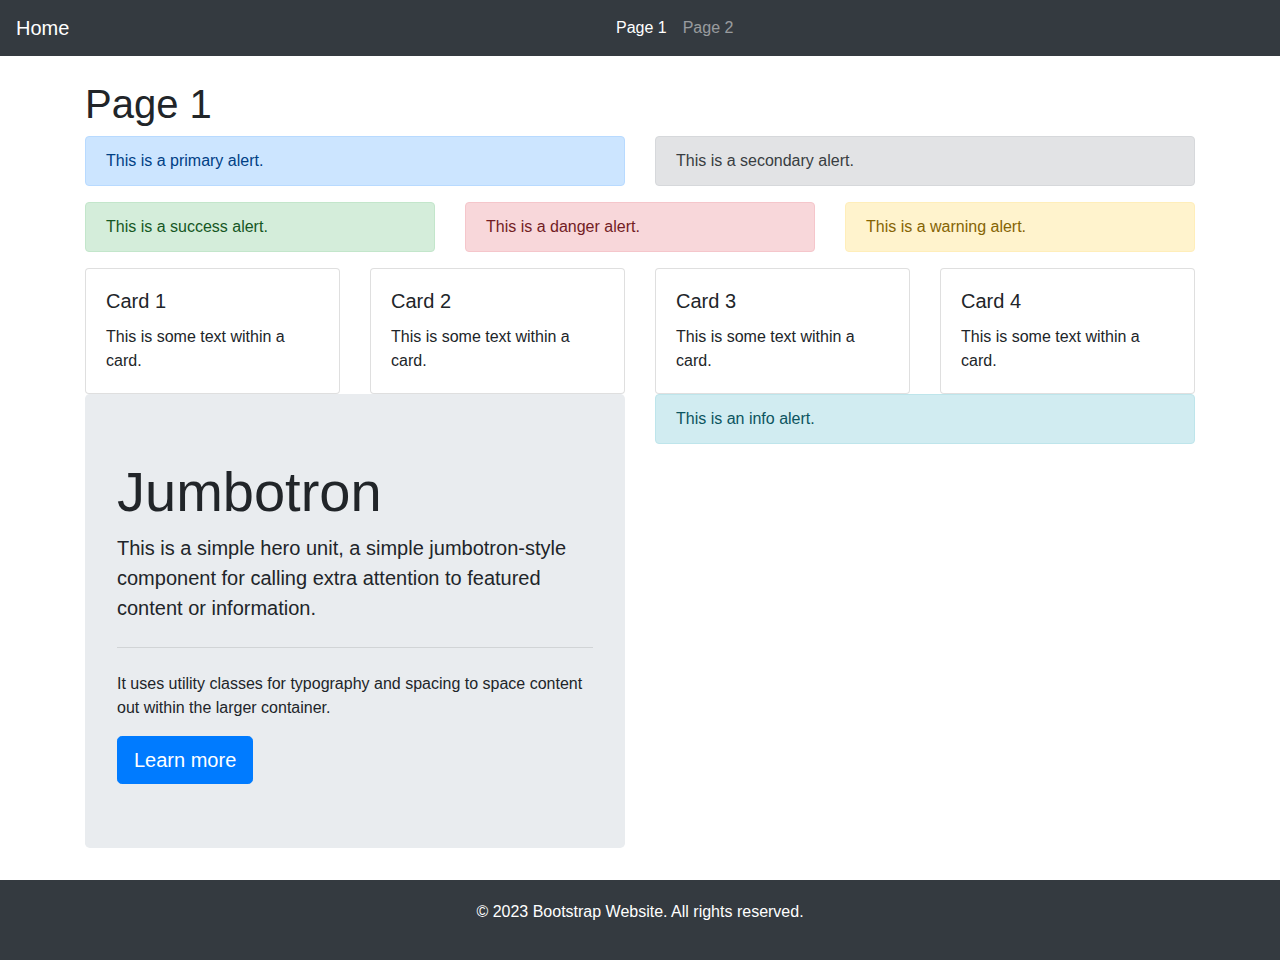
<file: html/page1.html>
<!DOCTYPE html>
<html lang="en">

<head>
  <meta charset="UTF-8">
  <meta name="viewport" content="width=device-width, initial-scale=1.0">
  <title>Page 1</title>
  <link rel="stylesheet" href="https://cdnjs.cloudflare.com/ajax/libs/twitter-bootstrap/4.6.0/css/bootstrap.min.css">
  <link rel="stylesheet" href="../css/styles.css">
  
</head>

<body>
    <!-- Navbar -->
    <nav class="navbar navbar-expand-lg navbar-dark bg-dark">
        <a class="navbar-brand" href="../index.html">Home</a>
        <button class="navbar-toggler" type="button" data-toggle="collapse" data-target="#navbarNav" aria-controls="navbarNav" aria-expanded="false" aria-label="Toggle navigation">
        <span class="navbar-toggler-icon"></span>
        </button>
        <div class="collapse navbar-collapse justify-content-center" id="navbarNav">
            <ul class="navbar-nav mx-auto"> <!-- Use mx-auto class for center alignment -->
                <li class="nav-item">
                    <a class="nav-link active" href="page1.html">Page 1</a>
                </li>
                <li class="nav-item">
                    <a class="nav-link" href="page2.html">Page 2</a>
                </li>
            </ul>
        </div>
    </nav>

  <!-- Page content -->
  <div class="container mt-4">
    <h1>Page 1</h1>

    <!-- Row 1 -->
    <div class="row">
      <div class="col-sm-6">
        <div class="alert alert-primary" role="alert">
          This is a primary alert.
        </div>
      </div>
      <div class="col-sm-6">
        <div class="alert alert-secondary" role="alert">
          This is a secondary alert.
        </div>
      </div>
    </div>

    <!-- Row 2 -->
    <div class="row">
      <div class="col-md-4">
        <div class="alert alert-success" role="alert">
          This is a success alert.
        </div>
      </div>
      <div class="col-md-4">
        <div class="alert alert-danger" role="alert">
          This is a danger alert.
        </div>
      </div>
      <div class="col-md-4">
        <div class="alert alert-warning" role="alert">
          This is a warning alert.
        </div>
      </div>
    </div>

    <!-- Row 3 -->
    <div class="row">
      <div class="col-lg-3">
        <div class="card">
          <div class="card-body">
            <h5 class="card-title">Card 1</h5>
            <p class="card-text">This is some text within a card.</p>
          </div>
        </div>
      </div>
      <div class="col-lg-3">
        <div class="card">
          <div class="card-body">
            <h5 class="card-title">Card 2</h5>
            <p class="card-text">This is some text within a card.</p>
          </div>
        </div>
      </div>
      <div class="col-lg-3">
        <div class="card">
          <div class="card-body">
            <h5 class="card-title">Card 3</h5>
            <p class="card-text">This is some text within a card.</p>
          </div>
        </div>
      </div>
      <div class="col-lg-3">
        <div class="card">
          <div class="card-body">
            <h5 class="card-title">Card 4</h5>
            <p class="card-text">This is some text within a card.</p>
          </div>
        </div>
      </div>
    </div>

    <!-- Row 4 -->
    <div class="row">
      <div class="col-xl-6">
        <div class="jumbotron">
          <h1 class="display-4">Jumbotron</h1>
          <p class="lead">This is a simple hero unit, a simple jumbotron-style component for calling extra attention
            to featured content or information.</p>
          <hr class="my-4">
          <p>It uses utility classes for typography and spacing to space content out within the larger container.</p>
          <a class="btn btn-primary btn-lg" href="#" role="button">Learn more</a>
        </div>
      </div>
      <div class="col-xl-6">
        <div class="alert alert-info" role="alert">
          This is an info alert.
        </div>
      </div>
    </div>
  </div>

  <!-- Fake footer -->
  <footer class="footer">
    <p>&copy; 2023 Bootstrap Website. All rights reserved.</p>
  </footer>

  <!-- Bootstrap JS scripts -->
  <script src="https://cdnjs.cloudflare.com/ajax/libs/jquery/3.6.0/jquery.min.js"></script>
  <script src="https://cdnjs.cloudflare.com/ajax/libs/twitter-bootstrap/4.6.0/js/bootstrap.min.js"></script>
</body>

</html>
</file>
<file: css/styles.css>
/* Custom styles for the dark navbar */
.navbar-dark {
    background-color: #343a40;
}

/* Custom styles for the page content */
.page-content {
    min-height: calc(100vh - 122px); /* Adjust the value to account for navbar and footer heights */
}
  /* Custom styles for the fake footer */
.footer {
    background-color: #343a40;
    color: #fff;
    padding: 20px;
    bottom: 0;
    text-align: center;
}
  /* Custom styles for carousel images */
.carousel-item img {
    width: 600px;
    height: 400px;
    object-fit: cover;
}
  /* Custom styles for the loading animation */
.loading-container {
    height: 100vh;
    display: flex;
    justify-content: center;
    align-items: center;
}
</file>
